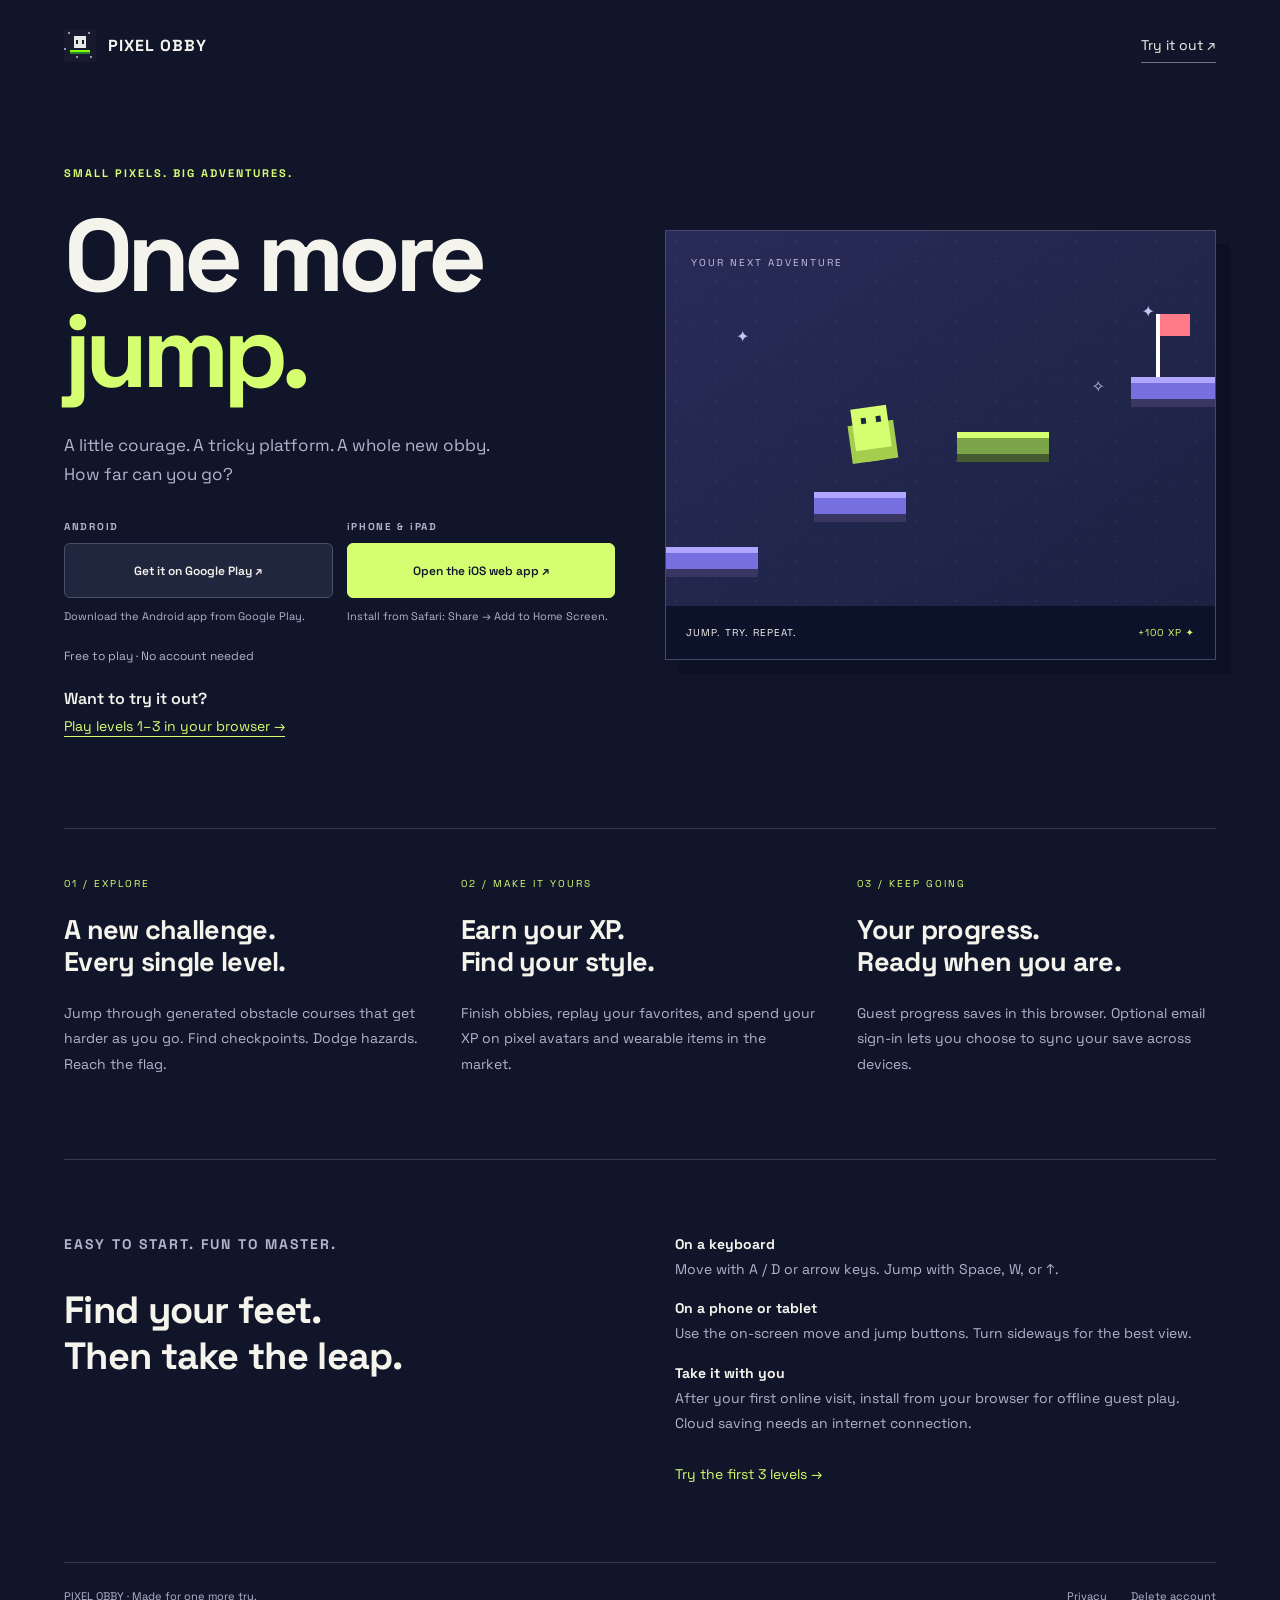
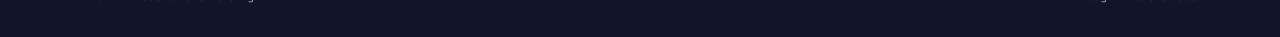
<file: index.html>
<!doctype html>
<html lang="en"><head><meta charset="utf-8"><meta name="viewport" content="width=device-width,initial-scale=1"><meta name="theme-color" content="#11152a"><meta name="description" content="Jump into Pixel Obby: endless obstacle courses, pixel characters, and one more try. Play free in your browser."><title>Pixel Obby — One more jump.</title><link rel="icon" href="icon-192.png"><link rel="apple-touch-icon" href="icon-192.png"><meta name="apple-mobile-web-app-capable" content="yes"><meta name="apple-mobile-web-app-title" content="Pixel Obby"><link rel="manifest" href="manifest.webmanifest"><link rel="stylesheet" href="landing.css"><script src="landing.js"></script></head>
<body><header class="shell"><a class="brand" href="./"><img src="icon-192.png" width="32" height="32" alt=""> PIXEL OBBY</a><a class="nav-play" href="play/">Try it out ↗</a></header>
<main><section class="hero shell"><div><p class="eyebrow">SMALL PIXELS. BIG ADVENTURES.</p><h1>One more<br><span>jump.</span></h1><p class="intro">A little courage. A tricky platform. A whole new obby.<br>How far can you go?</p><div id="download" class="platform-downloads" aria-label="Download options"><div class="platform-option"><p class="platform-label">ANDROID</p><a id="google-play-link" class="platform-button" hidden>Get it on Google Play ↗</a><button id="google-play-soon" class="platform-button" type="button" disabled>Google Play · Coming soon</button><p class="platform-note">The Android app is on its way.</p></div><div class="platform-option"><p class="platform-label">iPHONE &amp; iPAD</p><a class="platform-button webapp-button" href="play/">Open the iOS web app ↗</a><p class="platform-note">Install from Safari: Share → Add to Home Screen.</p></div></div><button id="install-app" class="native-install" type="button" hidden>Install web app on this device ↓</button><p id="install-status" role="status" aria-live="polite"></p><p class="note">Free to play · No account needed</p><p class="try-copy">Want to try it out?</p><a class="download-link" href="play/">Play levels 1–3 in your browser →</a></div>
<div class="scene" role="img" aria-label="A pixel character jumping between floating platforms toward a red finish flag"><span class="scene-label">YOUR NEXT ADVENTURE</span><i class="star s1">✦</i><i class="star s2">✧</i><i class="star s3">✦</i><div class="pixel-player"></div><div class="platform p1"></div><div class="platform p2"></div><div class="platform p3"></div><div class="platform p4"><span class="flag"></span></div><div class="scene-footer"><span>JUMP. TRY. REPEAT.</span><span>+100 XP ✦</span></div></div></section>
<section class="features shell" aria-label="Game features"><article><span>01 / EXPLORE</span><h2>A new challenge.<br>Every single level.</h2><p>Jump through generated obstacle courses that get harder as you go. Find checkpoints. Dodge hazards. Reach the flag.</p></article><article><span>02 / MAKE IT YOURS</span><h2>Earn your XP.<br>Find your style.</h2><p>Finish obbies, replay your favorites, and spend your XP on pixel avatars and wearable items in the market.</p></article><article><span>03 / KEEP GOING</span><h2>Your progress.<br>Ready when you are.</h2><p>Guest progress saves in this browser. Optional email sign-in lets you choose to sync your save across devices.</p></article></section>
<section class="how shell"><div><p class="eyebrow">EASY TO START. FUN TO MASTER.</p><h2>Find your feet.<br>Then take the leap.</h2></div><div><p><b>On a keyboard</b><br>Move with A / D or arrow keys. Jump with Space, W, or ↑.</p><p><b>On a phone or tablet</b><br>Use the on-screen move and jump buttons. Turn sideways for the best view.</p><p><b>Take it with you</b><br>After your first online visit, install from your browser for offline guest play. Cloud saving needs an internet connection.</p><a class="text-link" href="play/">Try the first 3 levels →</a></div></section></main><footer class="shell"><span>PIXEL OBBY · Made for one more try.</span><nav aria-label="Footer"><a href="privacy.html">Privacy</a><a href="delete-account.html">Delete account</a></nav></footer></body></html>
</file>
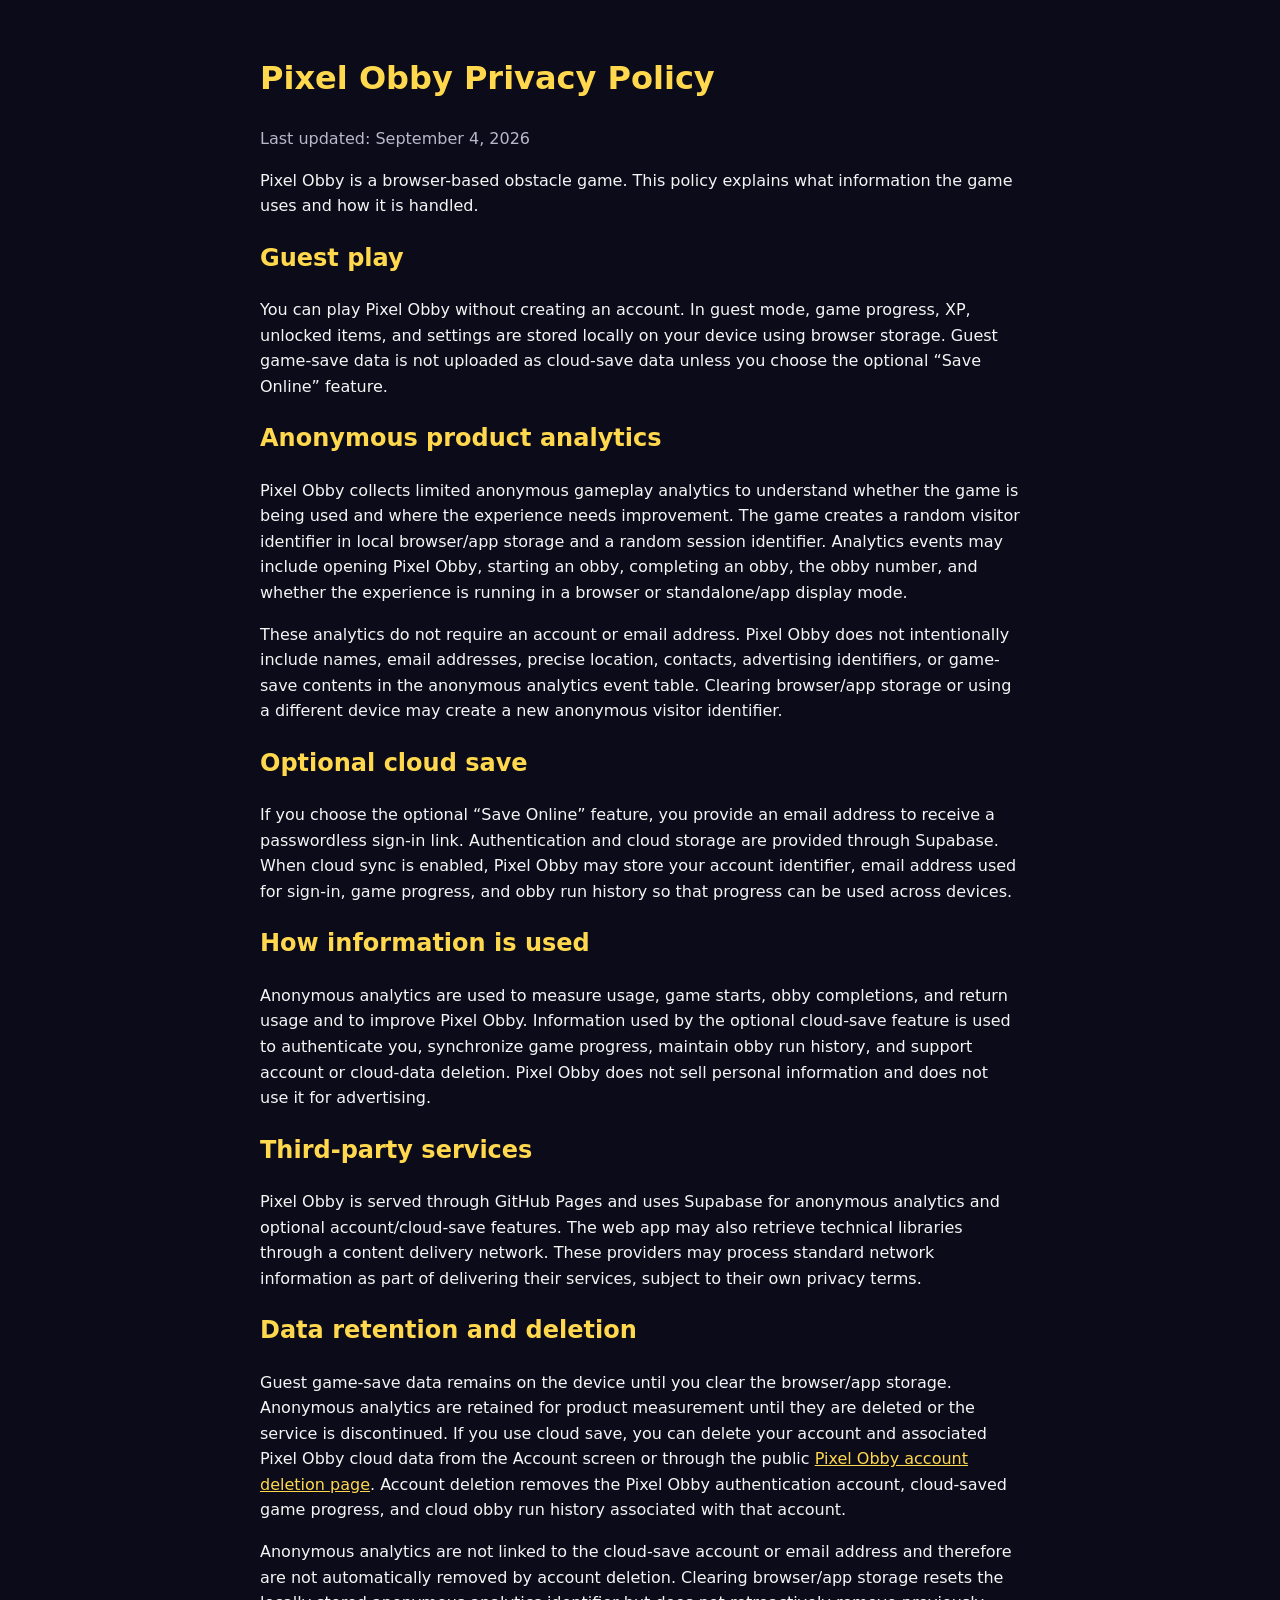
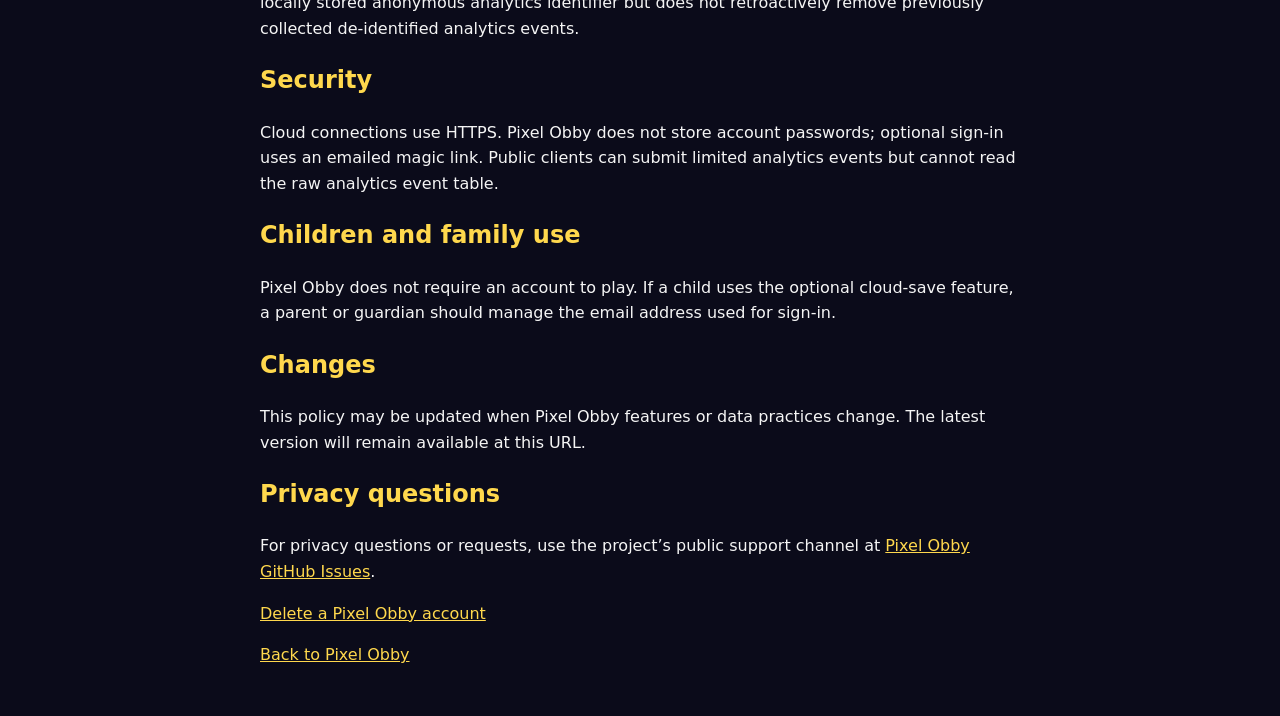
<file: privacy.html>
<!DOCTYPE html>
<html lang="en">
<head>
  <meta charset="UTF-8">
  <meta name="viewport" content="width=device-width, initial-scale=1.0">
  <title>Pixel Obby Privacy Policy</title>
  <style>
    body { max-width: 760px; margin: 0 auto; padding: 32px 20px; font-family: system-ui, sans-serif; line-height: 1.6; background: #0b0b1a; color: #f5f5f5; }
    a { color: #ffd84d; }
    h1, h2 { color: #ffd84d; }
    .muted { color: #b8b8c8; }
  </style>
</head>
<body>
  <h1>Pixel Obby Privacy Policy</h1>
  <p class="muted">Last updated: September 4, 2026</p>

  <p>Pixel Obby is a browser-based obstacle game. This policy explains what information the game uses and how it is handled.</p>

  <h2>Guest play</h2>
  <p>You can play Pixel Obby without creating an account. In guest mode, game progress, XP, unlocked items, and settings are stored locally on your device using browser storage. Guest game-save data is not uploaded as cloud-save data unless you choose the optional “Save Online” feature.</p>

  <h2>Anonymous product analytics</h2>
  <p>Pixel Obby collects limited anonymous gameplay analytics to understand whether the game is being used and where the experience needs improvement. The game creates a random visitor identifier in local browser/app storage and a random session identifier. Analytics events may include opening Pixel Obby, starting an obby, completing an obby, the obby number, and whether the experience is running in a browser or standalone/app display mode.</p>
  <p>These analytics do not require an account or email address. Pixel Obby does not intentionally include names, email addresses, precise location, contacts, advertising identifiers, or game-save contents in the anonymous analytics event table. Clearing browser/app storage or using a different device may create a new anonymous visitor identifier.</p>

  <h2>Optional cloud save</h2>
  <p>If you choose the optional “Save Online” feature, you provide an email address to receive a passwordless sign-in link. Authentication and cloud storage are provided through Supabase. When cloud sync is enabled, Pixel Obby may store your account identifier, email address used for sign-in, game progress, and obby run history so that progress can be used across devices.</p>

  <h2>How information is used</h2>
  <p>Anonymous analytics are used to measure usage, game starts, obby completions, and return usage and to improve Pixel Obby. Information used by the optional cloud-save feature is used to authenticate you, synchronize game progress, maintain obby run history, and support account or cloud-data deletion. Pixel Obby does not sell personal information and does not use it for advertising.</p>

  <h2>Third-party services</h2>
  <p>Pixel Obby is served through GitHub Pages and uses Supabase for anonymous analytics and optional account/cloud-save features. The web app may also retrieve technical libraries through a content delivery network. These providers may process standard network information as part of delivering their services, subject to their own privacy terms.</p>

  <h2>Data retention and deletion</h2>
  <p>Guest game-save data remains on the device until you clear the browser/app storage. Anonymous analytics are retained for product measurement until they are deleted or the service is discontinued. If you use cloud save, you can delete your account and associated Pixel Obby cloud data from the Account screen or through the public <a href="delete-account.html">Pixel Obby account deletion page</a>. Account deletion removes the Pixel Obby authentication account, cloud-saved game progress, and cloud obby run history associated with that account.</p>
  <p>Anonymous analytics are not linked to the cloud-save account or email address and therefore are not automatically removed by account deletion. Clearing browser/app storage resets the locally stored anonymous analytics identifier but does not retroactively remove previously collected de-identified analytics events.</p>

  <h2>Security</h2>
  <p>Cloud connections use HTTPS. Pixel Obby does not store account passwords; optional sign-in uses an emailed magic link. Public clients can submit limited analytics events but cannot read the raw analytics event table.</p>

  <h2>Children and family use</h2>
  <p>Pixel Obby does not require an account to play. If a child uses the optional cloud-save feature, a parent or guardian should manage the email address used for sign-in.</p>

  <h2>Changes</h2>
  <p>This policy may be updated when Pixel Obby features or data practices change. The latest version will remain available at this URL.</p>

  <h2>Privacy questions</h2>
  <p>For privacy questions or requests, use the project’s public support channel at <a href="https://github.com/BB-BK-TK/pixel-obby/issues">Pixel Obby GitHub Issues</a>.</p>

  <p><a href="delete-account.html">Delete a Pixel Obby account</a></p>
  <p><a href="./">Back to Pixel Obby</a></p>
</body>
</html>
</file>
<file: landing.css>
@import url('https://fonts.googleapis.com/css2?family=Space+Grotesk:wght@400;500;600;700&display=swap');
:root{color-scheme:dark;--bg:#11152a;--ink:#f5f4ec;--lime:#d5ff70;--muted:#b0b5cc}*{box-sizing:border-box}body{margin:0;background:var(--bg);color:var(--ink);font-family:'Space Grotesk',system-ui,sans-serif}.shell{width:min(1180px,90%);margin:auto}a{color:inherit;text-decoration:none}a:focus-visible{outline:3px solid var(--lime);outline-offset:6px}header{display:flex;justify-content:space-between;align-items:center;padding:28px 0}.brand{display:flex;align-items:center;gap:12px;font-weight:700;letter-spacing:1px}.brand img{image-rendering:pixelated}.nav-play{font-size:14px;border-bottom:1px solid #70758c;padding:8px 0}.hero{display:grid;grid-template-columns:1fr 1fr;align-items:center;gap:50px;padding:64px 0 92px}.eyebrow{font-size:11px;letter-spacing:2px;font-weight:700;color:var(--lime)}h1{font-size:clamp(64px,8vw,110px);line-height:.94;letter-spacing:-6px;margin:28px 0}h1 span{color:var(--lime)}.intro{font-size:17px;line-height:1.75;color:var(--muted);margin:30px 0}.button{display:inline-flex;gap:38px;align-items:center;background:var(--lime);color:#11152a;padding:20px 24px;font-size:13px;font-weight:700;box-shadow:5px 5px 0 #627b38}.button:hover{background:#e3ffab}.button span{font-size:22px}.note{font-size:12px;color:var(--muted);margin-top:22px}.scene{height:430px;position:relative;overflow:hidden;background:linear-gradient(145deg,#292b58,#1a2140);border:1px solid #464969;box-shadow:14px 14px 0 #0b1022;background-image:radial-gradient(#ffffff0c 1px,transparent 1px),linear-gradient(145deg,#292b58,#1a2140);background-size:20px 20px,100% 100%}.scene-label{position:absolute;top:25px;left:25px;letter-spacing:2px;font-size:10px;color:#c4bddf}.star{position:absolute;color:#c2c5f0;font-style:normal}.s1{top:95px;left:70px}.s2{top:145px;right:110px}.s3{top:70px;right:60px}.platform{position:absolute;width:92px;height:22px;background:#7670e0;border-top:6px solid #b1a6ff;box-shadow:0 8px 0 #393663}.p1{left:0;bottom:90px}.p2{left:27%;bottom:145px}.p3{left:53%;bottom:205px;background:#7ba448;border-color:#d5ff70;box-shadow:0 8px 0 #455c33}.p4{right:-8px;bottom:260px}.pixel-player{position:absolute;left:34%;bottom:210px;width:36px;height:42px;background:#d5ff70;box-shadow:-7px 14px 0 -2px #a4ce4d,7px 14px 0 -2px #a4ce4d;transform:rotate(-8deg)}.pixel-player:after{content:'';position:absolute;top:10px;left:9px;width:5px;height:6px;background:#1c2640;box-shadow:15px 0 0 #1c2640}.flag{position:absolute;bottom:22px;left:25px;height:63px;border-left:4px solid #fff}.flag:after{content:'';position:absolute;width:30px;height:22px;background:#ff7a88;top:0;left:0}.scene-footer{position:absolute;bottom:0;left:0;right:0;display:flex;justify-content:space-between;padding:20px;background:#0c1229;font-size:10px;letter-spacing:1px}.scene-footer span:last-child{color:var(--lime)}.features{display:grid;grid-template-columns:repeat(3,1fr);gap:38px;border-top:1px solid #34394e;padding:42px 0 68px}.features article>span{font-size:10px;letter-spacing:2px;color:var(--lime)}h2{font-size:27px;line-height:1.2;letter-spacing:-.7px}.features p,.how p{font-size:14px;line-height:1.8;color:var(--muted)}.how{display:grid;grid-template-columns:1fr 1fr;gap:70px;border-top:1px solid #34394e;padding:58px 0 78px}.how h2{font-size:38px}.how b{color:var(--ink)}.text-link{display:inline-block;margin-top:15px;color:var(--lime);font-size:14px}footer{border-top:1px solid #34394e;display:flex;justify-content:space-between;gap:24px;padding:26px 0 34px;font-size:11px;color:var(--muted)}footer nav{display:flex;gap:24px}@media(max-width:760px){.hero{grid-template-columns:1fr;gap:40px;padding:35px 0 60px}h1{letter-spacing:-4px}.scene{height:350px}.features{grid-template-columns:1fr;gap:20px}.how{grid-template-columns:1fr;gap:10px}.how h2{font-size:32px}footer{flex-direction:column}.intro br{display:none}}
[hidden]{display:none!important}.download-link{display:inline-block;margin-top:8px;color:var(--lime);font-size:14px;text-decoration:underline;text-underline-offset:5px}
.try-copy{margin:24px 0 0;font-size:16px;font-weight:600}

.download-action{scroll-margin-top:28px}.download-action button{font:inherit;font-size:13px;font-weight:700;border:0;cursor:pointer}.install-help{max-width:440px;margin-top:20px;border-left:2px solid var(--lime);padding:0 0 0 16px}.install-help p,#install-status{font-size:13px;line-height:1.7;color:var(--muted)}#install-status:empty{display:none}

.platform-downloads{display:grid;grid-template-columns:1fr 1fr;gap:14px;scroll-margin-top:28px}.platform-option{min-width:0}.platform-label{font-size:10px;letter-spacing:1.7px;color:var(--muted);font-weight:700;margin:0 0 10px}.platform-button{display:flex;align-items:center;justify-content:center;min-height:55px;width:100%;padding:13px 12px;border:1px solid #4a506a;background:#20263e;border-radius:6px;color:var(--ink);font:600 12px 'Space Grotesk',system-ui,sans-serif;text-align:center}.platform-button:disabled{color:#aeb3c7;cursor:default}.webapp-button{background:var(--lime);color:var(--bg);border-color:var(--lime)}.platform-note{font-size:11px;line-height:1.6;color:var(--muted);margin:10px 0 0}.native-install{background:none;border:0;border-bottom:1px solid var(--lime);padding:5px 0;margin-top:18px;color:var(--lime);font:inherit;font-size:12px;cursor:pointer}@media(max-width:400px){.platform-downloads{grid-template-columns:1fr;gap:20px}}
</file>
